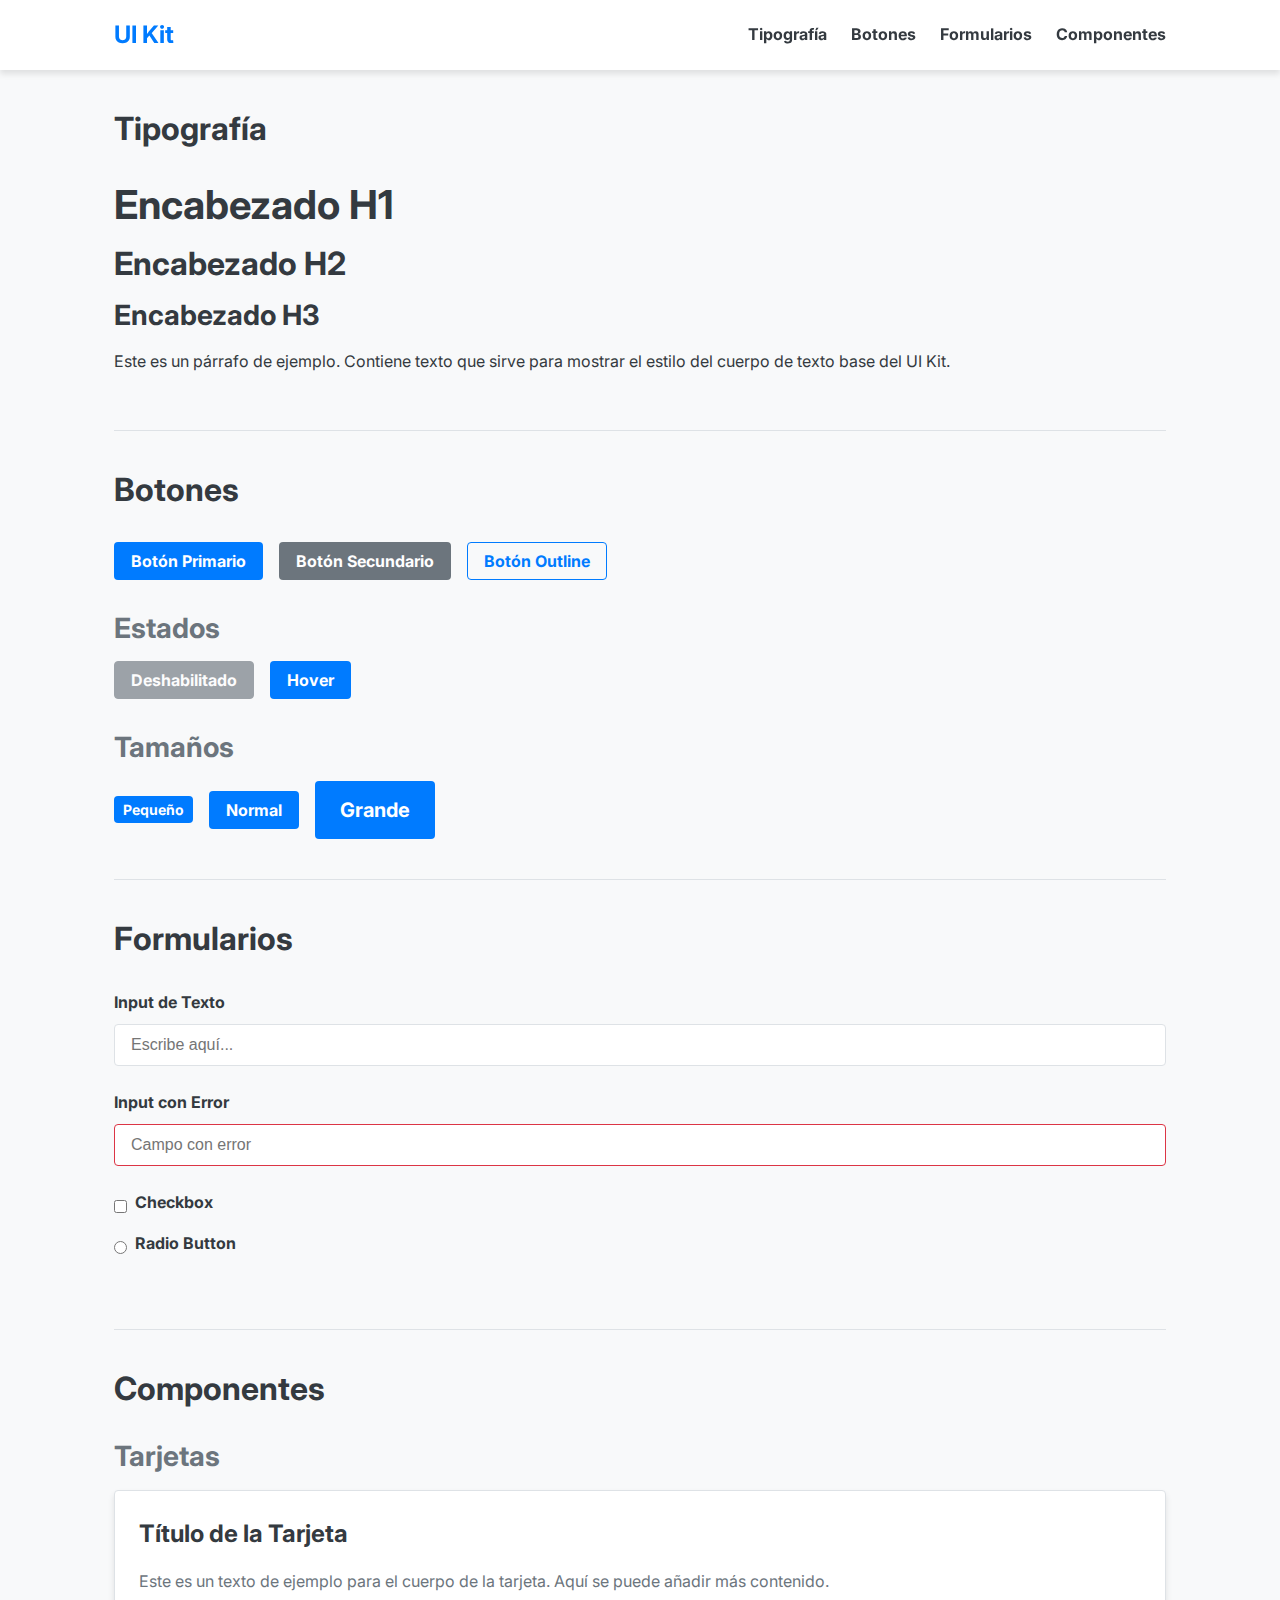
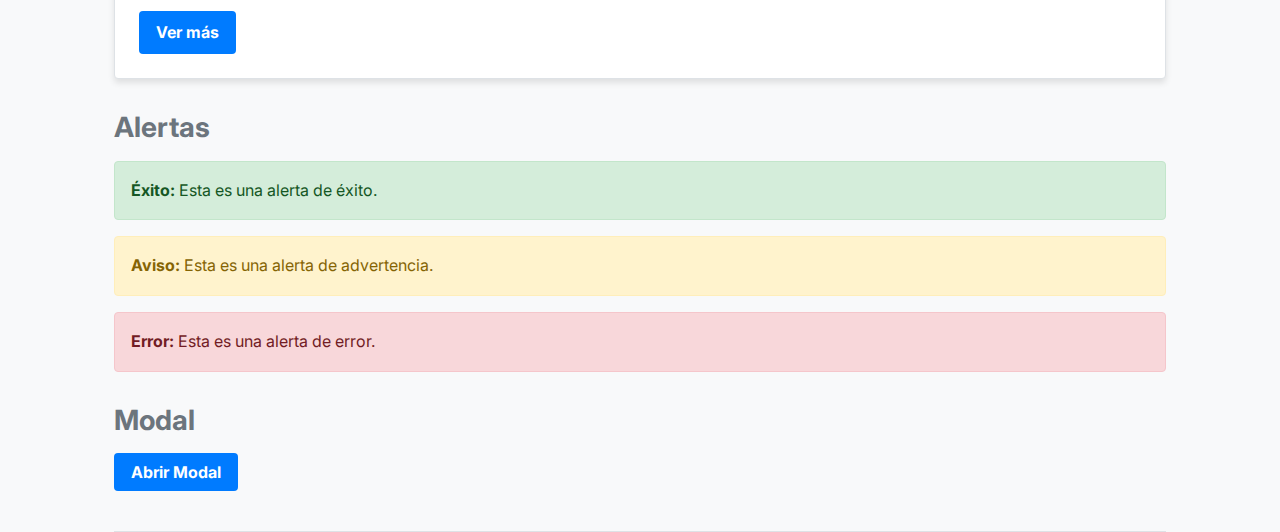
<file: index.html>
<!DOCTYPE html>
<html lang="es">
<head>
  <meta charset="UTF-8">
  <meta name="viewport" content="width=device-width, initial-scale=1.0">
  <title>UI Kit Genérico</title>
  <link rel="stylesheet" href="styles.css">
  <link rel="preconnect" href="https://fonts.googleapis.com">
  <link rel="preconnect" href="https://fonts.gstatic.com" crossorigin>
  <link href="https://fonts.googleapis.com/css2?family=Inter:wght@400;700&display=swap" rel="stylesheet">
</head>
<body>

  <header class="navbar">
    <div class="container">
      <a href="#" class="navbar-brand">UI Kit</a>
      <nav class="navbar-nav">
        <a href="#typography" class="nav-link">Tipografía</a>
        <a href="#buttons" class="nav-link">Botones</a>
        <a href="#forms" class="nav-link">Formularios</a>
        <a href="#components" class="nav-link">Componentes</a>
      </nav>
    </div>
  </header>

  <main class="container">

    <section id="typography" class="component-section">
      <h2 class="section-title">Tipografía</h2>
      <h1>Encabezado H1</h1>
      <h2>Encabezado H2</h2>
      <h3>Encabezado H3</h3>
      <p>Este es un párrafo de ejemplo. Contiene texto que sirve para mostrar el estilo del cuerpo de texto base del UI Kit.</p>
    </section>

    <section id="buttons" class="component-section">
      <h2 class="section-title">Botones</h2>

      <div class="component-showcase">
        <button class="btn btn-primary">Botón Primario</button>
        <button class="btn btn-secondary">Botón Secundario</button>
        <button class="btn btn-outline">Botón Outline</button>
      </div>

      <h3 class="subsection-title">Estados</h3>
      <div class="component-showcase">
        <button class="btn btn-primary" disabled>Deshabilitado</button>
        <button class="btn btn-primary btn-hover">Hover</button>
      </div>

      <h3 class="subsection-title">Tamaños</h3>
      <div class="component-showcase">
        <button class="btn btn-primary btn-sm">Pequeño</button>
        <button class="btn btn-primary">Normal</button>
        <button class="btn btn-primary btn-lg">Grande</button>
      </div>
    </section>

    <section id="forms" class="component-section">
      <h2 class="section-title">Formularios</h2>

      <div class="form-group">
        <label for="text-input">Input de Texto</label>
        <input type="text" id="text-input" class="form-control" placeholder="Escribe aquí...">
      </div>

      <div class="form-group">
        <label for="text-input-error">Input con Error</label>
        <input type="text" id="text-input-error" class="form-control is-invalid" placeholder="Campo con error">
      </div>

      <div class="form-group">
        <div class="form-check">
          <input class="form-check-input" type="checkbox" id="checkbox1">
          <label class="form-check-label" for="checkbox1">Checkbox</label>
        </div>
        <div class="form-check">
          <input class="form-check-input" type="radio" name="radio-group" id="radio1">
          <label class="form-check-label" for="radio1">Radio Button</label>
        </div>
      </div>
    </section>

    <section id="components" class="component-section">
      <h2 class="section-title">Componentes</h2>

      <h3 class="subsection-title">Tarjetas</h3>
      <div class="card">
        <div class="card-body">
          <h4 class="card-title">Título de la Tarjeta</h4>
          <p class="card-text">Este es un texto de ejemplo para el cuerpo de la tarjeta. Aquí se puede añadir más contenido.</p>
          <a href="#" class="btn btn-primary">Ver más</a>
        </div>
      </div>

      <h3 class="subsection-title">Alertas</h3>
      <div class="alert alert-success">
        <strong>Éxito:</strong> Esta es una alerta de éxito.
      </div>
      <div class="alert alert-warning">
        <strong>Aviso:</strong> Esta es una alerta de advertencia.
      </div>
      <div class="alert alert-error">
        <strong>Error:</strong> Esta es una alerta de error.
      </div>

      <h3 class="subsection-title">Modal</h3>
      <button class="btn btn-primary" id="open-modal-btn">Abrir Modal</button>
    </section>

  </main>

  <div id="modal" class="modal">
    <div class="modal-content">
      <span class="modal-close" id="close-modal-btn">&times;</span>
      <h4 class="modal-title">Título del Modal</h4>
      <p>Este es el contenido del modal. Puede contener texto, imágenes o cualquier otro elemento HTML.</p>
      <button class="btn btn-primary">Aceptar</button>
    </div>
  </div>

  <script src="scripts.js"></script>

</body>
</html>
</file>
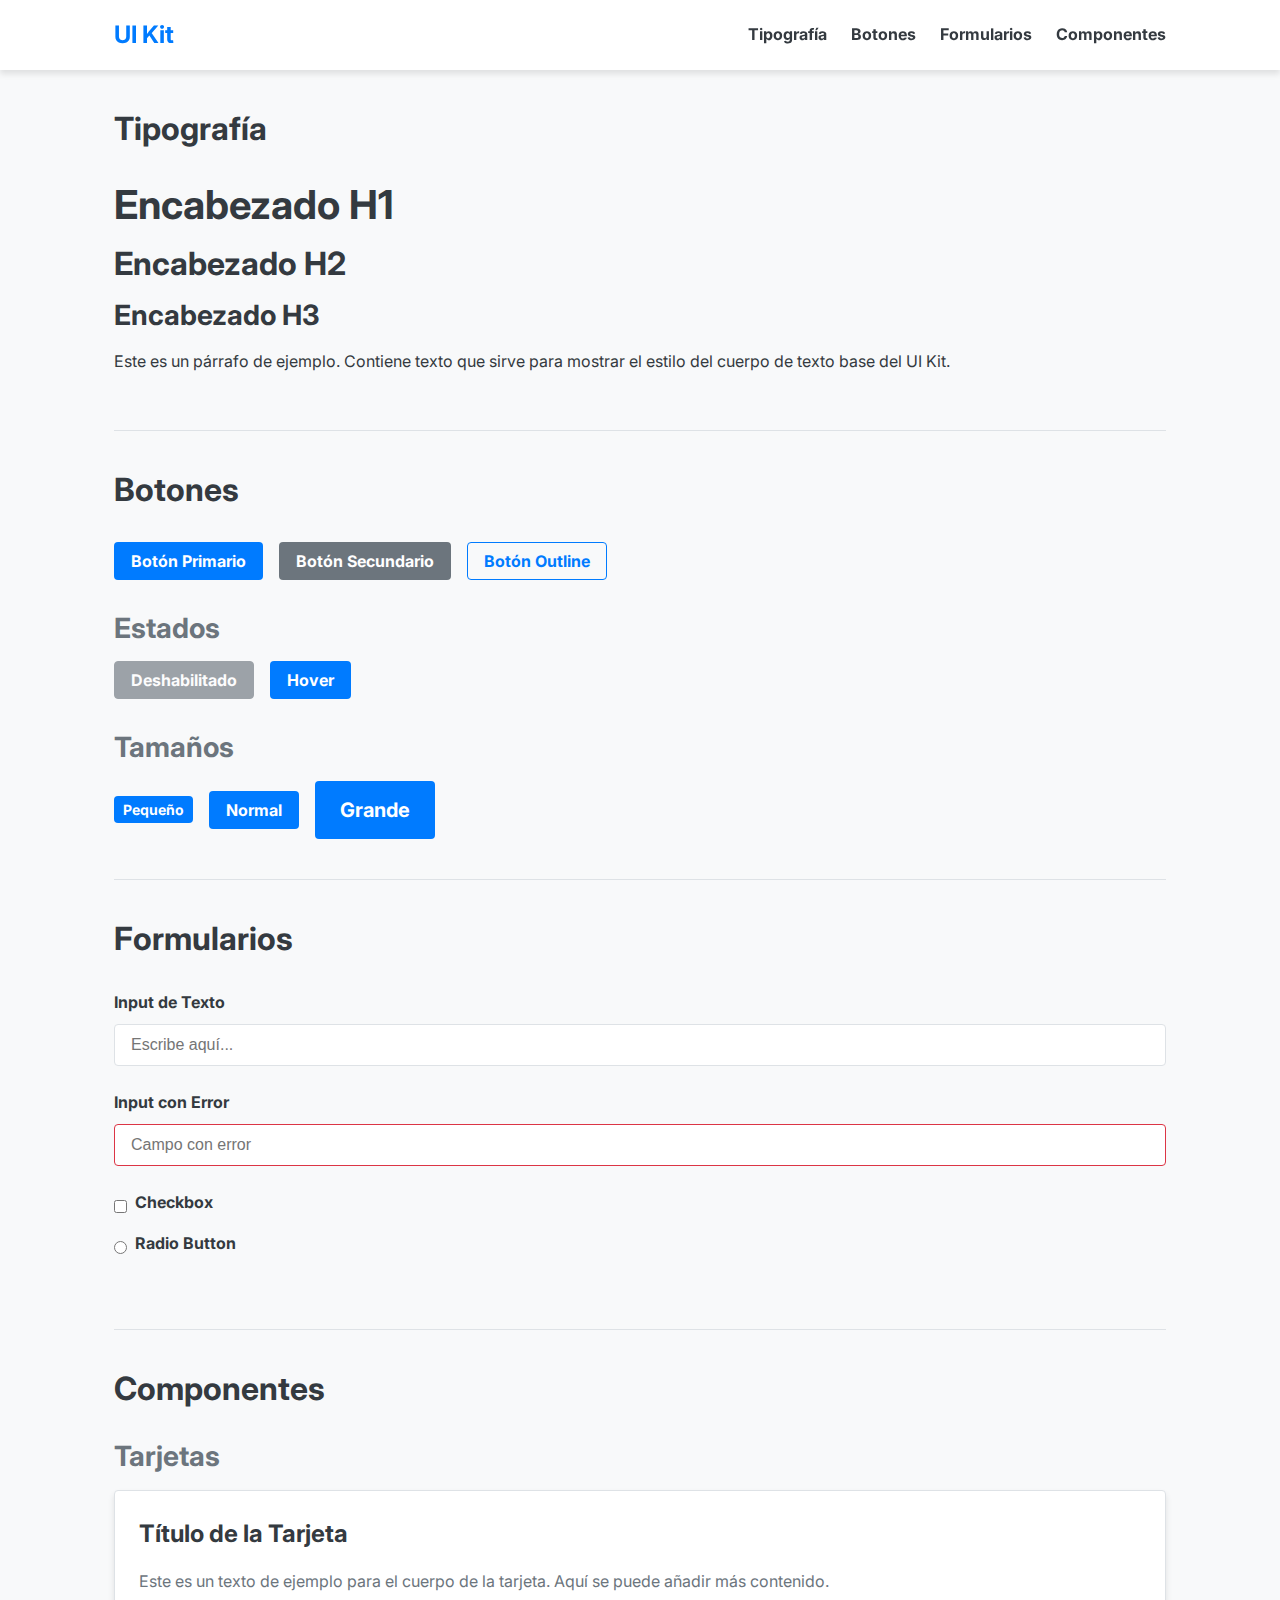
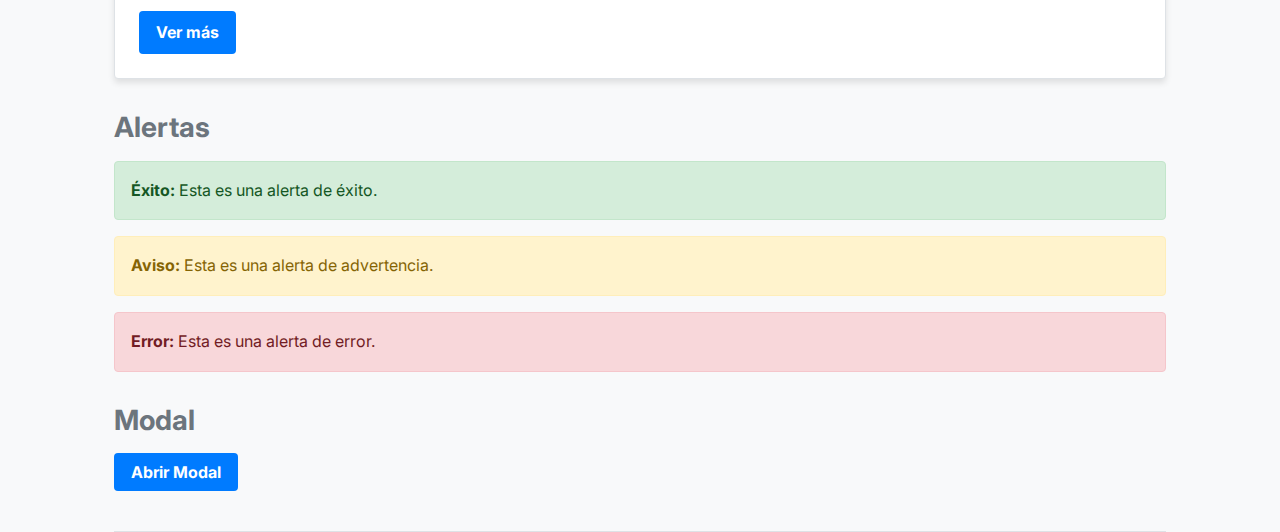
<file: archivo_unificado.html>
<!DOCTYPE html>
<html lang="es">
<head>
  <meta charset="UTF-8">
  <meta name="viewport" content="width=device-width, initial-scale=1.0">
  <title>UI Kit Genérico - Archivo Unificado</title>
  <link rel="preconnect" href="https://fonts.googleapis.com">
  <link rel="preconnect" href="https://fonts.gstatic.com" crossorigin>
  <link href="https://fonts.googleapis.com/css2?family=Inter:wght@400;700&display=swap" rel="stylesheet">
  <style>
    /* styles.css */

    /* ------------------------- */
    /*    Sistema de Diseño    */
    /* ------------------------- */

    :root {
      /* Paleta de Colores */
      --color-primary: #007bff;
      --color-secondary: #6c757d;
      --color-text-base: #343a40;
      --color-background: #f8f9fa;
      --color-success: #28a745;
      --color-error: #dc3545;
      --color-warning: #ffc107;
      --color-white: #ffffff;
      --color-border: #dee2e6;

      /* Tipografía */
      --font-family-base: 'Inter', sans-serif;
      --font-size-h1: 2.5rem;
      --font-size-h2: 2rem;
      --font-size-h3: 1.75rem;
      --font-size-body: 1rem;
      --font-weight-normal: 400;
      --font-weight-bold: 700;

      /* Espaciado (múltiplos de 8px) */
      --space-1: 8px;
      --space-2: 16px;
      --space-3: 24px;
      --space-4: 32px;
      --space-5: 40px;

      /* Otros */
      --border-radius: 4px;
      --box-shadow: 0 4px 6px rgba(0, 0, 0, 0.1);
      --transition-speed: 0.2s ease-in-out;
    }

    /* ------------------------- */
    /*      Estilos Globales     */
    /* ------------------------- */

    *,
    *::before,
    *::after {
      box-sizing: border-box;
      margin: 0;
      padding: 0;
    }

    body {
      font-family: var(--font-family-base);
      font-size: var(--font-size-body);
      color: var(--color-text-base);
      background-color: var(--color-background);
      line-height: 1.6;
    }

    h1, h2, h3 {
      font-weight: var(--font-weight-bold);
      line-height: 1.2;
      margin-bottom: var(--space-2);
    }

    h1 {
      font-size: var(--font-size-h1);
    }

    h2 {
      font-size: var(--font-size-h2);
    }

    h3 {
      font-size: var(--font-size-h3);
    }

    p {
      margin-bottom: var(--space-2);
    }

    a {
      color: var(--color-primary);
      text-decoration: none;
      transition: color var(--transition-speed);
    }

    a:hover {
      text-decoration: underline;
    }

    img {
      max-width: 100%;
      height: auto;
      display: block;
    }

    /* ------------------------- */
    /*    Layout & Contenedor    */
    /* ------------------------- */

    .container {
      max-width: 1100px;
      margin: 0 auto;
      padding: 0 var(--space-3);
    }

    .component-section {
      padding: var(--space-5) 0;
      border-bottom: 1px solid var(--color-border);
    }

    .section-title {
      margin-bottom: var(--space-4);
    }

    .subsection-title {
      margin-top: var(--space-4);
      margin-bottom: var(--space-2);
      color: var(--color-secondary);
    }

    .component-showcase {
      display: flex;
      flex-wrap: wrap;
      gap: var(--space-2);
      align-items: center;
    }

    /* ------------------------- */
    /*          Navbar           */
    /* ------------------------- */

    .navbar {
      background-color: var(--color-white);
      box-shadow: var(--box-shadow);
      padding: var(--space-2) 0;
      position: sticky;
      top: 0;
      z-index: 100;
    }

    .navbar .container {
      display: flex;
      justify-content: space-between;
      align-items: center;
    }

    .navbar-brand {
      font-size: 1.5rem;
      font-weight: var(--font-weight-bold);
      color: var(--color-primary);
    }

    .navbar-nav {
      display: flex;
      gap: var(--space-3);
    }

    .nav-link {
      color: var(--color-text-base);
      font-weight: var(--font-weight-bold);
    }

    .nav-link:hover {
      color: var(--color-primary);
      text-decoration: none;
    }

    /* ------------------------- */
    /*          Botones          */
    /* ------------------------- */

    .btn {
      display: inline-block;
      font-family: var(--font-family-base);
      font-size: var(--font-size-body);
      font-weight: var(--font-weight-bold);
      padding: var(--space-1) var(--space-2);
      border: 1px solid transparent;
      border-radius: var(--border-radius);
      cursor: pointer;
      text-align: center;
      transition: all var(--transition-speed);
    }

    .btn-primary {
      background-color: var(--color-primary);
      color: var(--color-white);
    }

    .btn-primary:hover {
      background-color: #0056b3;
    }

    .btn-secondary {
      background-color: var(--color-secondary);
      color: var(--color-white);
    }

    .btn-secondary:hover {
      background-color: #545b62;
    }

    .btn-outline {
      background-color: transparent;
      color: var(--color-primary);
      border-color: var(--color-primary);
    }

    .btn-outline:hover {
      background-color: var(--color-primary);
      color: var(--color-white);
    }

    .btn:disabled {
      background-color: var(--color-secondary);
      border-color: var(--color-secondary);
      color: var(--color-white);
      opacity: 0.65;
      cursor: not-allowed;
    }

    .btn-sm {
      font-size: 0.875rem;
      padding: calc(var(--space-1) * 0.5) var(--space-1);
    }

    .btn-lg {
      font-size: 1.25rem;
      padding: var(--space-2) var(--space-3);
    }

    /* ------------------------- */
    /*        Formularios        */
    /* ------------------------- */

    .form-group {
      margin-bottom: var(--space-3);
    }

    .form-group label {
      display: block;
      margin-bottom: var(--space-1);
      font-weight: var(--font-weight-bold);
    }

    .form-control {
      display: block;
      width: 100%;
      padding: var(--space-1) var(--space-2);
      font-size: var(--font-size-body);
      line-height: 1.5;
      color: var(--color-text-base);
      background-color: var(--color-white);
      border: 1px solid var(--color-border);
      border-radius: var(--border-radius);
      transition: border-color var(--transition-speed), box-shadow var(--transition-speed);
    }

    .form-control:focus {
      outline: none;
      border-color: var(--color-primary);
      box-shadow: 0 0 0 3px rgba(0, 123, 255, 0.25);
    }

    .form-control.is-invalid {
      border-color: var(--color-error);
    }

    .form-control.is-invalid:focus {
      box-shadow: 0 0 0 3px rgba(220, 53, 69, 0.25);
    }

    .form-check {
      display: flex;
      align-items: center;
      margin-bottom: var(--space-1);
    }

    .form-check-input {
      margin-right: var(--space-1);
    }

    /* ------------------------- */
    /*         Tarjetas          */
    /* ------------------------- */

    .card {
      background-color: var(--color-white);
      border: 1px solid var(--color-border);
      border-radius: var(--border-radius);
      box-shadow: var(--box-shadow);
      overflow: hidden;
    }

    .card-body {
      padding: var(--space-3);
    }

    .card-title {
      font-size: 1.5rem;
      margin-bottom: var(--space-2);
    }

    .card-text {
      color: var(--color-secondary);
    }

    /* ------------------------- */
    /*          Alertas          */
    /* ------------------------- */

    .alert {
      padding: var(--space-2);
      margin-bottom: var(--space-2);
      border: 1px solid transparent;
      border-radius: var(--border-radius);
    }

    .alert-success {
      background-color: #d4edda;
      color: #155724;
      border-color: #c3e6cb;
    }

    .alert-warning {
      background-color: #fff3cd;
      color: #856404;
      border-color: #ffeeba;
    }

    .alert-error {
      background-color: #f8d7da;
      color: #721c24;
      border-color: #f5c6cb;
    }

    /* ------------------------- */
    /*           Modal           */
    /* ------------------------- */

    .modal {
      display: none;
      position: fixed;
      z-index: 1000;
      left: 0;
      top: 0;
      width: 100%;
      height: 100%;
      overflow: auto;
      background-color: rgba(0, 0, 0, 0.5);
    }

    .modal-content {
      background-color: var(--color-white);
      margin: 15% auto;
      padding: var(--space-4);
      border-radius: var(--border-radius);
      box-shadow: var(--box-shadow);
      max-width: 500px;
      position: relative;
    }

    .modal-close {
      color: #aaa;
      float: right;
      font-size: 28px;
      font-weight: bold;
      cursor: pointer;
    }

    .modal-close:hover,
    .modal-close:focus {
      color: black;
      text-decoration: none;
    }

    .modal-title {
      margin-bottom: var(--space-3);
    }


    /* ------------------------- */
    /*        Responsive         */
    /* ------------------------- */

    @media (max-width: 768px) {
      .navbar .container {
        flex-direction: column;
        gap: var(--space-2);
      }

      .component-showcase {
        flex-direction: column;
        align-items: flex-start;
      }
    }
  </style>
</head>
<body>

  <header class="navbar">
    <div class="container">
      <a href="#" class="navbar-brand">UI Kit</a>
      <nav class="navbar-nav">
        <a href="#typography" class="nav-link">Tipografía</a>
        <a href="#buttons" class="nav-link">Botones</a>
        <a href="#forms" class="nav-link">Formularios</a>
        <a href="#components" class="nav-link">Componentes</a>
      </nav>
    </div>
  </header>

  <main class="container">

    <section id="typography" class="component-section">
      <h2 class="section-title">Tipografía</h2>
      <h1>Encabezado H1</h1>
      <h2>Encabezado H2</h2>
      <h3>Encabezado H3</h3>
      <p>Este es un párrafo de ejemplo. Contiene texto que sirve para mostrar el estilo del cuerpo de texto base del UI Kit.</p>
    </section>

    <section id="buttons" class="component-section">
      <h2 class="section-title">Botones</h2>

      <div class="component-showcase">
        <button class="btn btn-primary">Botón Primario</button>
        <button class="btn btn-secondary">Botón Secundario</button>
        <button class="btn btn-outline">Botón Outline</button>
      </div>

      <h3 class="subsection-title">Estados</h3>
      <div class="component-showcase">
        <button class="btn btn-primary" disabled>Deshabilitado</button>
        <button class="btn btn-primary btn-hover">Hover</button>
      </div>

      <h3 class="subsection-title">Tamaños</h3>
      <div class="component-showcase">
        <button class="btn btn-primary btn-sm">Pequeño</button>
        <button class="btn btn-primary">Normal</button>
        <button class="btn btn-primary btn-lg">Grande</button>
      </div>
    </section>

    <section id="forms" class="component-section">
      <h2 class="section-title">Formularios</h2>

      <div class="form-group">
        <label for="text-input">Input de Texto</label>
        <input type="text" id="text-input" class="form-control" placeholder="Escribe aquí...">
      </div>

      <div class="form-group">
        <label for="text-input-error">Input con Error</label>
        <input type="text" id="text-input-error" class="form-control is-invalid" placeholder="Campo con error">
      </div>

      <div class="form-group">
        <div class="form-check">
          <input class="form-check-input" type="checkbox" id="checkbox1">
          <label class="form-check-label" for="checkbox1">Checkbox</label>
        </div>
        <div class="form-check">
          <input class="form-check-input" type="radio" name="radio-group" id="radio1">
          <label class="form-check-label" for="radio1">Radio Button</label>
        </div>
      </div>
    </section>

    <section id="components" class="component-section">
      <h2 class="section-title">Componentes</h2>

      <h3 class="subsection-title">Tarjetas</h3>
      <div class="card">
        <div class="card-body">
          <h4 class="card-title">Título de la Tarjeta</h4>
          <p class="card-text">Este es un texto de ejemplo para el cuerpo de la tarjeta. Aquí se puede añadir más contenido.</p>
          <a href="#" class="btn btn-primary">Ver más</a>
        </div>
      </div>

      <h3 class="subsection-title">Alertas</h3>
      <div class="alert alert-success">
        <strong>Éxito:</strong> Esta es una alerta de éxito.
      </div>
      <div class="alert alert-warning">
        <strong>Aviso:</strong> Esta es una alerta de advertencia.
      </div>
      <div class="alert alert-error">
        <strong>Error:</strong> Esta es una alerta de error.
      </div>

      <h3 class="subsection-title">Modal</h3>
      <button class="btn btn-primary" id="open-modal-btn">Abrir Modal</button>
    </section>

  </main>

  <div id="modal" class="modal">
    <div class="modal-content">
      <span class="modal-close" id="close-modal-btn">&times;</span>
      <h4 class="modal-title">Título del Modal</h4>
      <p>Este es el contenido del modal. Puede contener texto, imágenes o cualquier otro elemento HTML.</p>
      <button class="btn btn-primary">Aceptar</button>
    </div>
  </div>

  <script>
    // scripts.js

    document.addEventListener('DOMContentLoaded', () => {
      // --- Modal ---
      const modal = document.getElementById('modal');
      const openModalBtn = document.getElementById('open-modal-btn');
      const closeModalBtn = document.getElementById('close-modal-btn');

      // Abrir modal
      if (openModalBtn) {
        openModalBtn.addEventListener('click', () => {
          modal.style.display = 'block';
        });
      }

      // Cerrar modal con el botón de cierre
      if (closeModalBtn) {
        closeModalBtn.addEventListener('click', () => {
          modal.style.display = 'none';
        });
      }

      // Cerrar modal al hacer clic fuera del contenido
      window.addEventListener('click', (event) => {
        if (event.target === modal) {
          modal.style.display = 'none';
        }
      });
    });
  </script>

</body>
</html>
</file>
<file: styles.css>
/* styles.css */

/* ------------------------- */
/*    Sistema de Diseño    */
/* ------------------------- */

:root {
  /* Paleta de Colores */
  --color-primary: #007bff;
  --color-secondary: #6c757d;
  --color-text-base: #343a40;
  --color-background: #f8f9fa;
  --color-success: #28a745;
  --color-error: #dc3545;
  --color-warning: #ffc107;
  --color-white: #ffffff;
  --color-border: #dee2e6;

  /* Tipografía */
  --font-family-base: 'Inter', sans-serif;
  --font-size-h1: 2.5rem;
  --font-size-h2: 2rem;
  --font-size-h3: 1.75rem;
  --font-size-body: 1rem;
  --font-weight-normal: 400;
  --font-weight-bold: 700;

  /* Espaciado (múltiplos de 8px) */
  --space-1: 8px;
  --space-2: 16px;
  --space-3: 24px;
  --space-4: 32px;
  --space-5: 40px;

  /* Otros */
  --border-radius: 4px;
  --box-shadow: 0 4px 6px rgba(0, 0, 0, 0.1);
  --transition-speed: 0.2s ease-in-out;
}

/* ------------------------- */
/*      Estilos Globales     */
/* ------------------------- */

*,
*::before,
*::after {
  box-sizing: border-box;
  margin: 0;
  padding: 0;
}

body {
  font-family: var(--font-family-base);
  font-size: var(--font-size-body);
  color: var(--color-text-base);
  background-color: var(--color-background);
  line-height: 1.6;
}

h1, h2, h3 {
  font-weight: var(--font-weight-bold);
  line-height: 1.2;
  margin-bottom: var(--space-2);
}

h1 {
  font-size: var(--font-size-h1);
}

h2 {
  font-size: var(--font-size-h2);
}

h3 {
  font-size: var(--font-size-h3);
}

p {
  margin-bottom: var(--space-2);
}

a {
  color: var(--color-primary);
  text-decoration: none;
  transition: color var(--transition-speed);
}

a:hover {
  text-decoration: underline;
}

img {
  max-width: 100%;
  height: auto;
  display: block;
}

/* ------------------------- */
/*    Layout & Contenedor    */
/* ------------------------- */

.container {
  max-width: 1100px;
  margin: 0 auto;
  padding: 0 var(--space-3);
}

.component-section {
  padding: var(--space-5) 0;
  border-bottom: 1px solid var(--color-border);
}

.section-title {
  margin-bottom: var(--space-4);
}

.subsection-title {
  margin-top: var(--space-4);
  margin-bottom: var(--space-2);
  color: var(--color-secondary);
}

.component-showcase {
  display: flex;
  flex-wrap: wrap;
  gap: var(--space-2);
  align-items: center;
}

/* ------------------------- */
/*          Navbar           */
/* ------------------------- */

.navbar {
  background-color: var(--color-white);
  box-shadow: var(--box-shadow);
  padding: var(--space-2) 0;
  position: sticky;
  top: 0;
  z-index: 100;
}

.navbar .container {
  display: flex;
  justify-content: space-between;
  align-items: center;
}

.navbar-brand {
  font-size: 1.5rem;
  font-weight: var(--font-weight-bold);
  color: var(--color-primary);
}

.navbar-nav {
  display: flex;
  gap: var(--space-3);
}

.nav-link {
  color: var(--color-text-base);
  font-weight: var(--font-weight-bold);
}

.nav-link:hover {
  color: var(--color-primary);
  text-decoration: none;
}

/* ------------------------- */
/*          Botones          */
/* ------------------------- */

.btn {
  display: inline-block;
  font-family: var(--font-family-base);
  font-size: var(--font-size-body);
  font-weight: var(--font-weight-bold);
  padding: var(--space-1) var(--space-2);
  border: 1px solid transparent;
  border-radius: var(--border-radius);
  cursor: pointer;
  text-align: center;
  transition: all var(--transition-speed);
}

.btn-primary {
  background-color: var(--color-primary);
  color: var(--color-white);
}

.btn-primary:hover {
  background-color: #0056b3;
}

.btn-secondary {
  background-color: var(--color-secondary);
  color: var(--color-white);
}

.btn-secondary:hover {
  background-color: #545b62;
}

.btn-outline {
  background-color: transparent;
  color: var(--color-primary);
  border-color: var(--color-primary);
}

.btn-outline:hover {
  background-color: var(--color-primary);
  color: var(--color-white);
}

.btn:disabled {
  background-color: var(--color-secondary);
  border-color: var(--color-secondary);
  color: var(--color-white);
  opacity: 0.65;
  cursor: not-allowed;
}

.btn-sm {
  font-size: 0.875rem;
  padding: calc(var(--space-1) * 0.5) var(--space-1);
}

.btn-lg {
  font-size: 1.25rem;
  padding: var(--space-2) var(--space-3);
}

/* ------------------------- */
/*        Formularios        */
/* ------------------------- */

.form-group {
  margin-bottom: var(--space-3);
}

.form-group label {
  display: block;
  margin-bottom: var(--space-1);
  font-weight: var(--font-weight-bold);
}

.form-control {
  display: block;
  width: 100%;
  padding: var(--space-1) var(--space-2);
  font-size: var(--font-size-body);
  line-height: 1.5;
  color: var(--color-text-base);
  background-color: var(--color-white);
  border: 1px solid var(--color-border);
  border-radius: var(--border-radius);
  transition: border-color var(--transition-speed), box-shadow var(--transition-speed);
}

.form-control:focus {
  outline: none;
  border-color: var(--color-primary);
  box-shadow: 0 0 0 3px rgba(0, 123, 255, 0.25);
}

.form-control.is-invalid {
  border-color: var(--color-error);
}

.form-control.is-invalid:focus {
  box-shadow: 0 0 0 3px rgba(220, 53, 69, 0.25);
}

.form-check {
  display: flex;
  align-items: center;
  margin-bottom: var(--space-1);
}

.form-check-input {
  margin-right: var(--space-1);
}

/* ------------------------- */
/*         Tarjetas          */
/* ------------------------- */

.card {
  background-color: var(--color-white);
  border: 1px solid var(--color-border);
  border-radius: var(--border-radius);
  box-shadow: var(--box-shadow);
  overflow: hidden;
}

.card-body {
  padding: var(--space-3);
}

.card-title {
  font-size: 1.5rem;
  margin-bottom: var(--space-2);
}

.card-text {
  color: var(--color-secondary);
}

/* ------------------------- */
/*          Alertas          */
/* ------------------------- */

.alert {
  padding: var(--space-2);
  margin-bottom: var(--space-2);
  border: 1px solid transparent;
  border-radius: var(--border-radius);
}

.alert-success {
  background-color: #d4edda;
  color: #155724;
  border-color: #c3e6cb;
}

.alert-warning {
  background-color: #fff3cd;
  color: #856404;
  border-color: #ffeeba;
}

.alert-error {
  background-color: #f8d7da;
  color: #721c24;
  border-color: #f5c6cb;
}

/* ------------------------- */
/*           Modal           */
/* ------------------------- */

.modal {
  display: none;
  position: fixed;
  z-index: 1000;
  left: 0;
  top: 0;
  width: 100%;
  height: 100%;
  overflow: auto;
  background-color: rgba(0, 0, 0, 0.5);
}

.modal-content {
  background-color: var(--color-white);
  margin: 15% auto;
  padding: var(--space-4);
  border-radius: var(--border-radius);
  box-shadow: var(--box-shadow);
  max-width: 500px;
  position: relative;
}

.modal-close {
  color: #aaa;
  float: right;
  font-size: 28px;
  font-weight: bold;
  cursor: pointer;
}

.modal-close:hover,
.modal-close:focus {
  color: black;
  text-decoration: none;
}

.modal-title {
  margin-bottom: var(--space-3);
}


/* ------------------------- */
/*        Responsive         */
/* ------------------------- */

@media (max-width: 768px) {
  .navbar .container {
    flex-direction: column;
    gap: var(--space-2);
  }

  .component-showcase {
    flex-direction: column;
    align-items: flex-start;
  }
}
</file>
